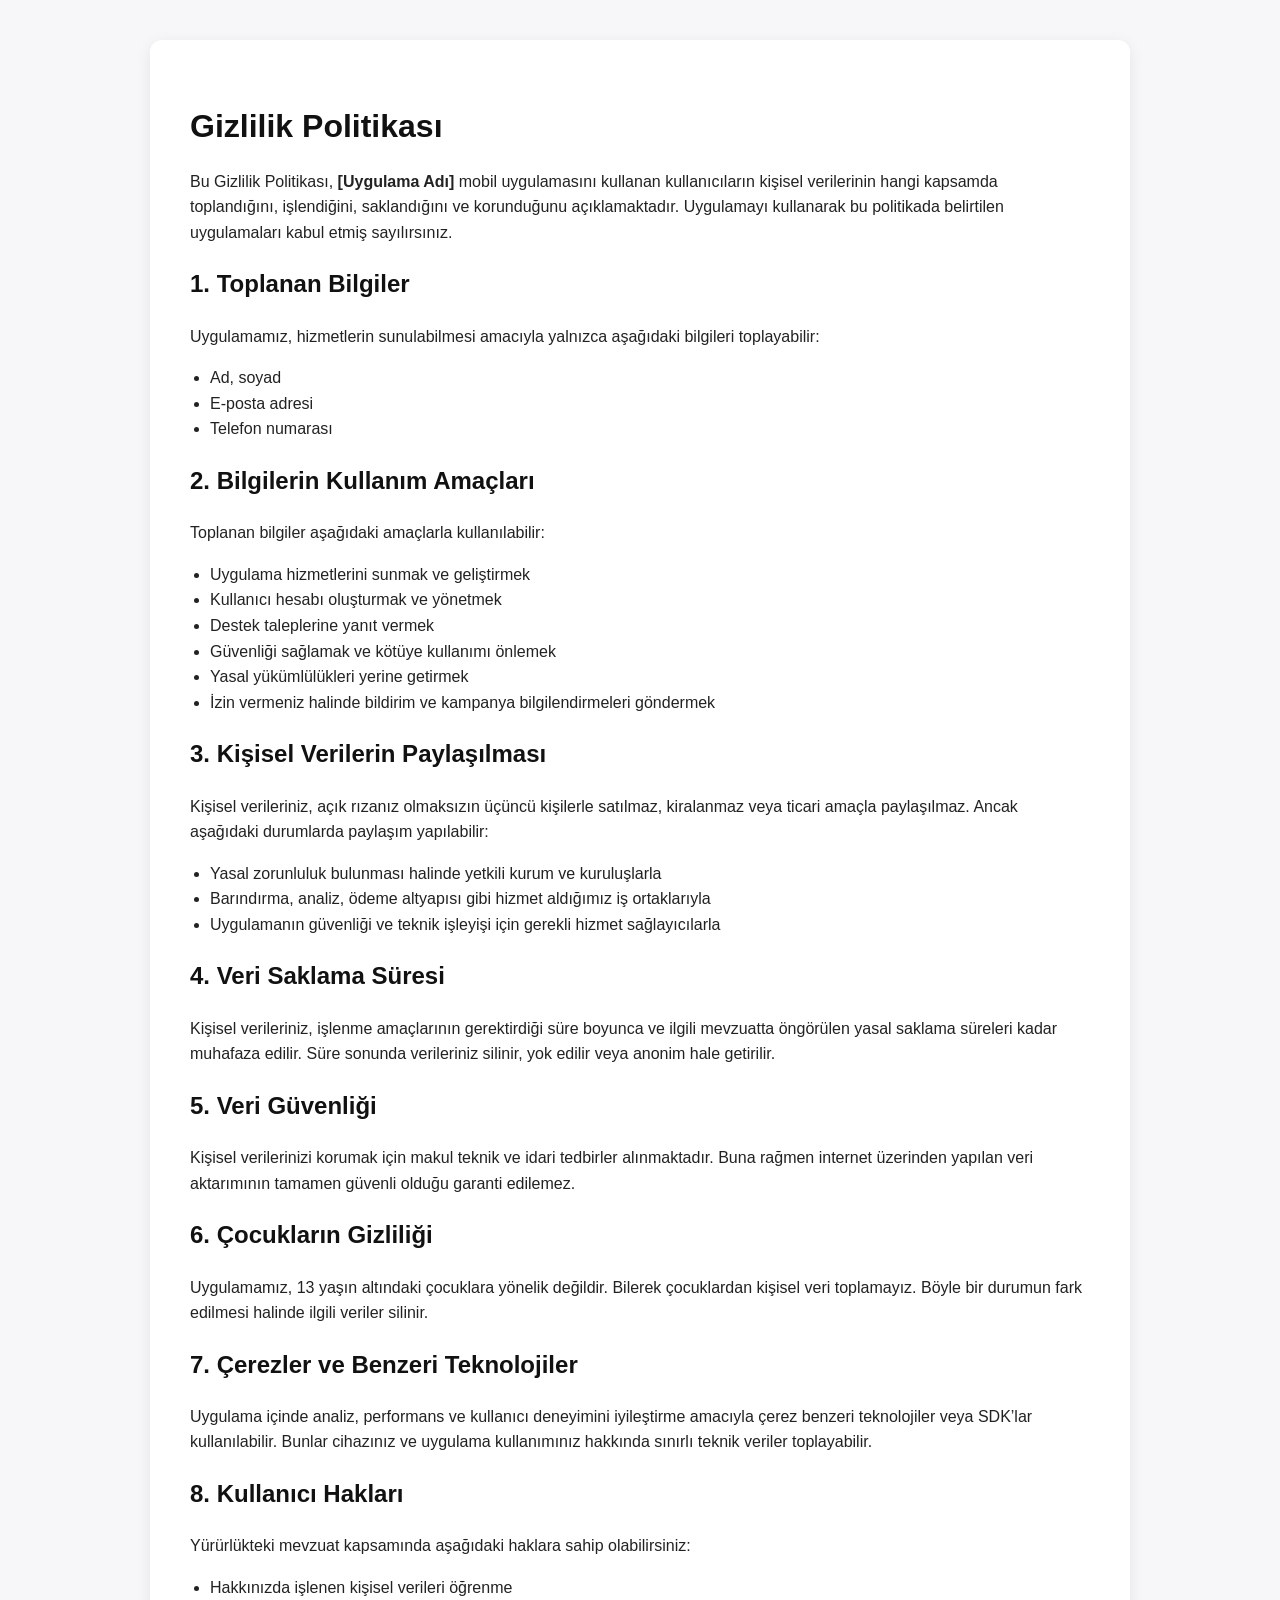
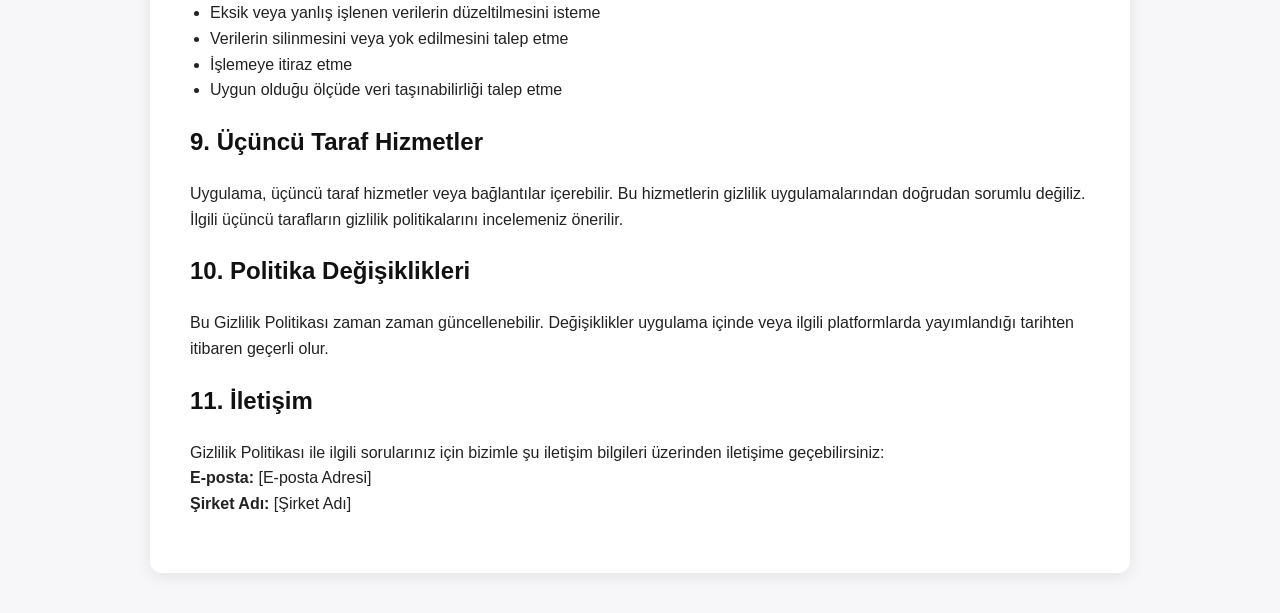
<file: privacy.html>
<!DOCTYPE html>
<html lang="tr">
<head>
  <meta charset="UTF-8" />
  <meta name="viewport" content="width=device-width, initial-scale=1.0" />
  <title>Gizlilik Politikası</title>
  <style>
    body {
      font-family: Arial, sans-serif;
      line-height: 1.6;
      margin: 0;
      padding: 0;
      background: #f7f7f9;
      color: #222;
    }
    .container {
      max-width: 900px;
      margin: 40px auto;
      background: #fff;
      padding: 40px;
      border-radius: 12px;
      box-shadow: 0 4px 16px rgba(0,0,0,0.08);
    }
    h1, h2 {
      color: #111;
    }
    h1 {
      margin-bottom: 10px;
    }
    .meta {
      color: #666;
      margin-bottom: 30px;
    }
    ul {
      padding-left: 20px;
    }
    a {
      color: #0a66c2;
      text-decoration: none;
    }
    a:hover {
      text-decoration: underline;
    }
  </style>
</head>
<body>
  <div class="container">
    <h1>Gizlilik Politikası</h1>
    <p>
      Bu Gizlilik Politikası, <strong>[Uygulama Adı]</strong> mobil uygulamasını kullanan kullanıcıların
      kişisel verilerinin hangi kapsamda toplandığını, işlendiğini, saklandığını ve korunduğunu açıklamaktadır.
      Uygulamayı kullanarak bu politikada belirtilen uygulamaları kabul etmiş sayılırsınız.
    </p>

    <h2>1. Toplanan Bilgiler</h2>
    <p>Uygulamamız, hizmetlerin sunulabilmesi amacıyla yalnızca aşağıdaki bilgileri toplayabilir:</p>
    <ul>
      <li>Ad, soyad</li>
      <li>E-posta adresi</li>
      <li>Telefon numarası</li>
    </ul>

    <h2>2. Bilgilerin Kullanım Amaçları</h2>
    <p>Toplanan bilgiler aşağıdaki amaçlarla kullanılabilir:</p>
    <ul>
      <li>Uygulama hizmetlerini sunmak ve geliştirmek</li>
      <li>Kullanıcı hesabı oluşturmak ve yönetmek</li>
      <li>Destek taleplerine yanıt vermek</li>
      <li>Güvenliği sağlamak ve kötüye kullanımı önlemek</li>
      <li>Yasal yükümlülükleri yerine getirmek</li>
      <li>İzin vermeniz halinde bildirim ve kampanya bilgilendirmeleri göndermek</li>
    </ul>

    <h2>3. Kişisel Verilerin Paylaşılması</h2>
    <p>
      Kişisel verileriniz, açık rızanız olmaksızın üçüncü kişilerle satılmaz, kiralanmaz veya ticari amaçla paylaşılmaz.
      Ancak aşağıdaki durumlarda paylaşım yapılabilir:
    </p>
    <ul>
      <li>Yasal zorunluluk bulunması halinde yetkili kurum ve kuruluşlarla</li>
      <li>Barındırma, analiz, ödeme altyapısı gibi hizmet aldığımız iş ortaklarıyla</li>
      <li>Uygulamanın güvenliği ve teknik işleyişi için gerekli hizmet sağlayıcılarla</li>
    </ul>

    <h2>4. Veri Saklama Süresi</h2>
    <p>
      Kişisel verileriniz, işlenme amaçlarının gerektirdiği süre boyunca ve ilgili mevzuatta öngörülen yasal saklama süreleri kadar muhafaza edilir.
      Süre sonunda verileriniz silinir, yok edilir veya anonim hale getirilir.
    </p>

    <h2>5. Veri Güvenliği</h2>
    <p>
      Kişisel verilerinizi korumak için makul teknik ve idari tedbirler alınmaktadır. Buna rağmen internet üzerinden yapılan veri aktarımının
      tamamen güvenli olduğu garanti edilemez.
    </p>

    <h2>6. Çocukların Gizliliği</h2>
    <p>
      Uygulamamız, 13 yaşın altındaki çocuklara yönelik değildir. Bilerek çocuklardan kişisel veri toplamayız.
      Böyle bir durumun fark edilmesi halinde ilgili veriler silinir.
    </p>

    <h2>7. Çerezler ve Benzeri Teknolojiler</h2>
    <p>
      Uygulama içinde analiz, performans ve kullanıcı deneyimini iyileştirme amacıyla çerez benzeri teknolojiler veya SDK’lar kullanılabilir.
      Bunlar cihazınız ve uygulama kullanımınız hakkında sınırlı teknik veriler toplayabilir.
    </p>

    <h2>8. Kullanıcı Hakları</h2>
    <p>Yürürlükteki mevzuat kapsamında aşağıdaki haklara sahip olabilirsiniz:</p>
    <ul>
      <li>Hakkınızda işlenen kişisel verileri öğrenme</li>
      <li>Eksik veya yanlış işlenen verilerin düzeltilmesini isteme</li>
      <li>Verilerin silinmesini veya yok edilmesini talep etme</li>
      <li>İşlemeye itiraz etme</li>
      <li>Uygun olduğu ölçüde veri taşınabilirliği talep etme</li>
    </ul>

    <h2>9. Üçüncü Taraf Hizmetler</h2>
    <p>
      Uygulama, üçüncü taraf hizmetler veya bağlantılar içerebilir. Bu hizmetlerin gizlilik uygulamalarından doğrudan sorumlu değiliz.
      İlgili üçüncü tarafların gizlilik politikalarını incelemeniz önerilir.
    </p>

    <h2>10. Politika Değişiklikleri</h2>
    <p>
      Bu Gizlilik Politikası zaman zaman güncellenebilir. Değişiklikler uygulama içinde veya ilgili platformlarda yayımlandığı tarihten itibaren geçerli olur.
    </p>

    <h2>11. İletişim</h2>
    <p>
      Gizlilik Politikası ile ilgili sorularınız için bizimle şu iletişim bilgileri üzerinden iletişime geçebilirsiniz:<br />
      <strong>E-posta:</strong> [E-posta Adresi]<br />
      <strong>Şirket Adı:</strong> [Şirket Adı]
    </p>
  </div>
</body>
</html>
</file>
